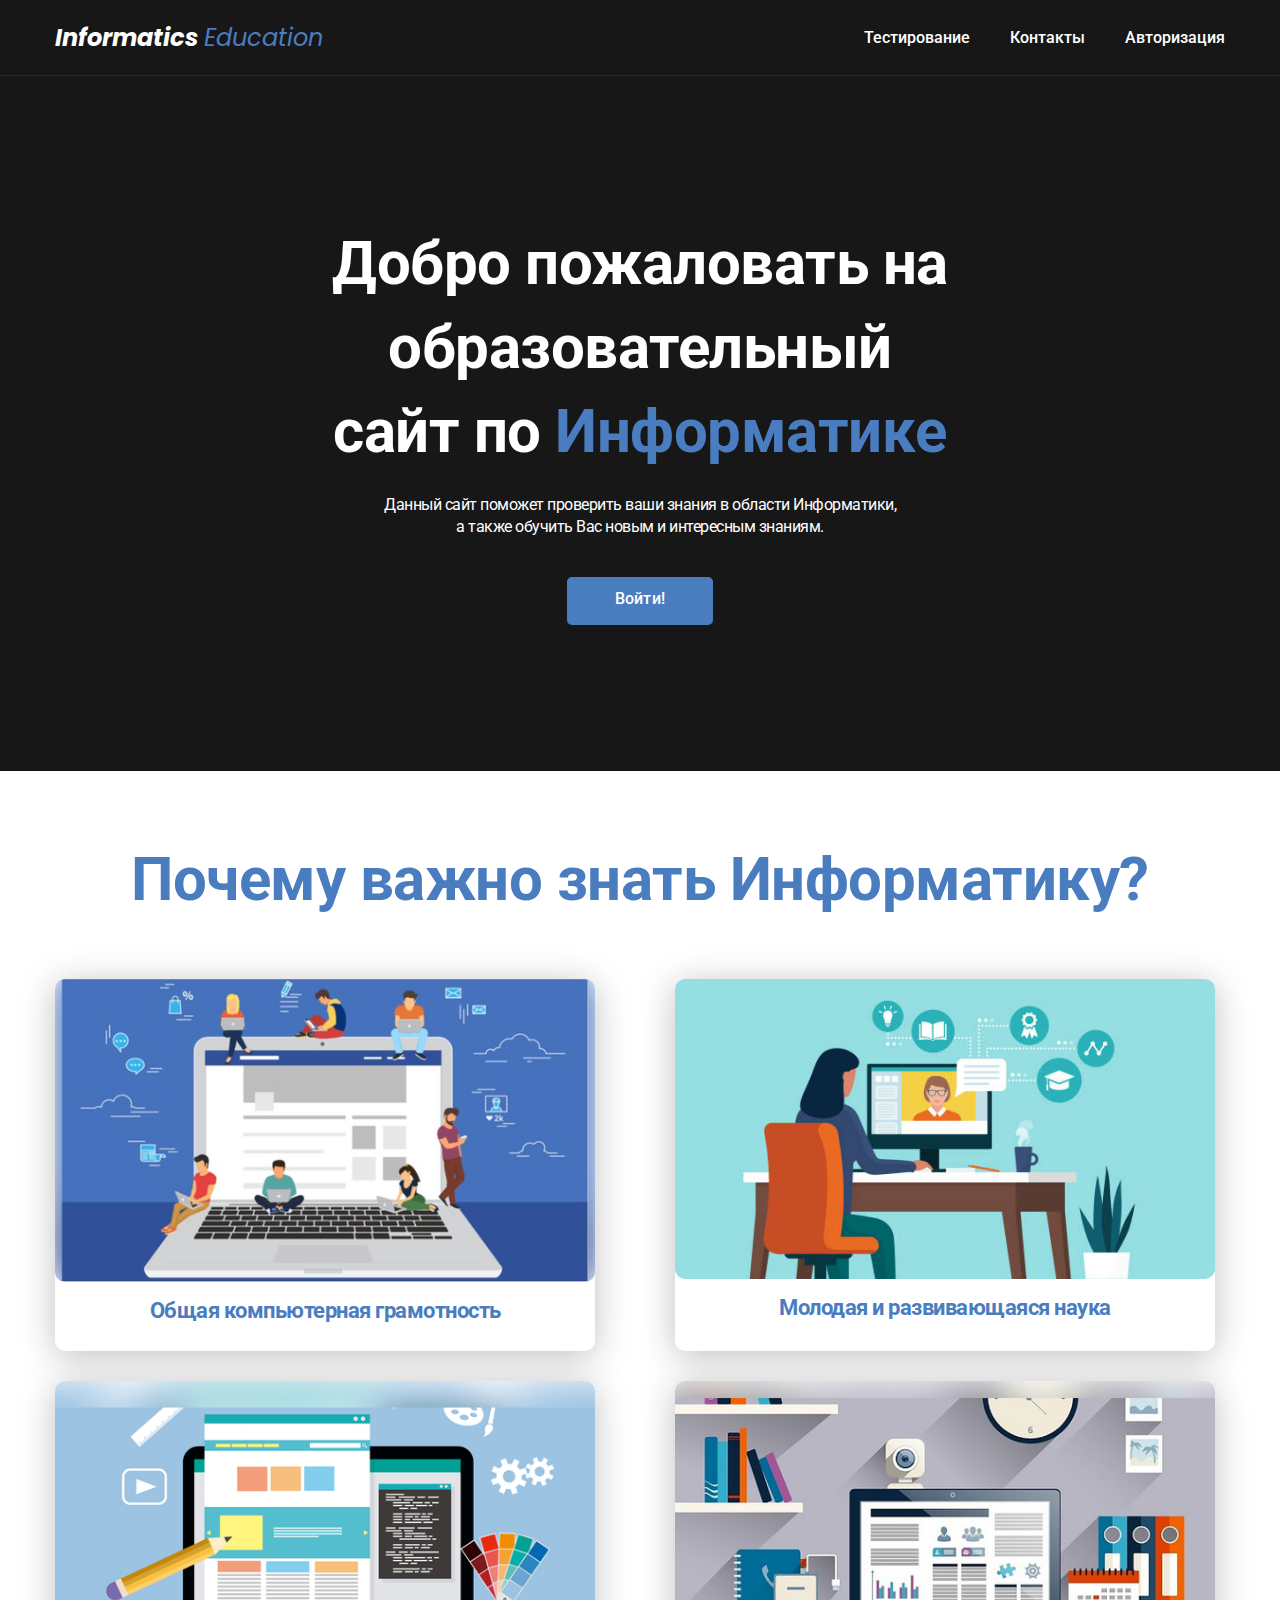
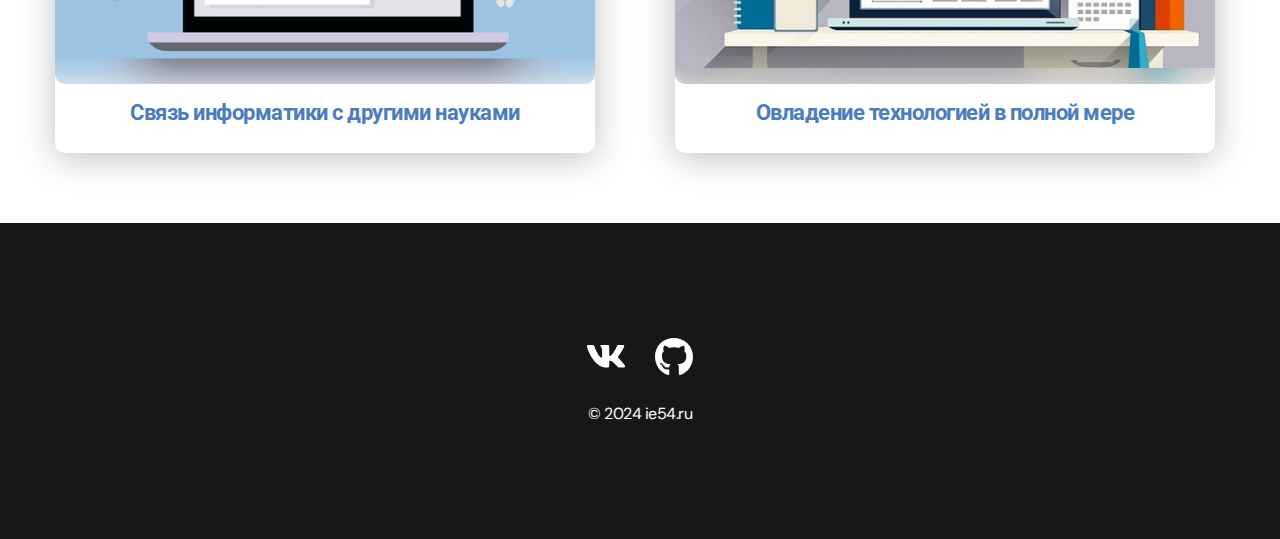
<file: index.html>
<!DOCTYPE html>
<html lang="ru">
<head>
    <meta charset="UTF-8">
    <meta name="viewport" content="width=device-width, initial-scale=1.0">
    <title>Главная страница</title>
    <link rel="stylesheet" href="./css/main.css">
</head>
<body>
    <nav class="nav">
        <div class="container">
            <div class="nav-row">
                <a href="./index.html" class="logo"><strong><em>Informatics</em></strong> <em>Education</em></a>
                <ul class="nav-list">
                    
                    <li class="nav-list__item"><a href="./test.php" class="nav-list__link">Тестирование</a></li>
                    <li class="nav-list__item"><a href="./contacts.html" class="nav-list__link">Контакты</a></li>
                    <li class="nav-list__item"><a href="./login.php" class="nav-list__link">Авторизация</a></li>
                    
                </ul>
            </div>   
        </div>
        
    </nav>

    <header class="header">
             <div class="header__wrapper">
                 <h1 class="header__title">
                    <strong>Добро пожаловать на образовательный сайт по <em>Информатике</em></strong>

                </h1>
                <div class="header__text">
                        <p>Данный сайт поможет проверить ваши знания в области Информатики,<br>
                        а также обучить Вас новым и интересным знаниям.</p> 
                </div>
                <a href="./login.php" class="btn">Войти!</a>
        </div>

    </header>

    <main class="section">
        <div class="container">
            <h2 class="title1">Почему важно знать Информатику?</h2>
            <ul class="projects">
                <li class="project">
                    <img src="./img/facts/1.jpg" alt="Project img" class="project__img">
                    <h3 class="project__title"><span class="tooltip1" data-title="На уроках информатики школьники получают базовые знания по работе с компьютером, изучают его устройство и учатся работать с операционной системой.">Общая компьютерная грамотность</span></h3>
                </li>
                <li class="project">
                    <img src="./img/facts/2.jpg" alt="Project img" class="project__img">
                    <h3 class="project__title"> <span class="tooltip1" data-title="Информатика как наука стала развиваться в 1950-х гг. Это связано с появлением ЭВМ. За полвека информатика стала одной из основополагающих наук в современном информационном обществе.">Молодая и развивающаяся наука</span></h3>
                </li>
                <li class="project">
                    <img src="./img/facts/3.jpg" alt="Project img" class="project__img">
                    <h3 class="project__title"><span class="tooltip1" data-title="Изучение информатики требует развиваться и расширять свои знания в других областях. Предмет тесно связан с математикой, физикой и радиотехникой. Для программирования актуально знание английского языка. ">Связь информатики с другими науками</span></h3>
                </li>
                <li class="project">
                    <img src="./img/facts/4.jpg" alt="Project img" class="project__img">
                    <h3 class="project__title"><span class="tooltip1" data-title="Изучение информатики открывает новые возможности: создавать и управлять роботами; перекладывать на компьютер решение сложных задач, превратить идеи в реальность.">Овладение технологией в полной мере</span></h3>
                </li>
            </ul>
        </div>
    </main>

    <footer class="footer">
        <div class="container">
            <div class="footer_wrapper">
                <ul class="social">
                    <li class="social__item"><a href="#!"><img src="./img/icons/vk.svg" alt="Link"></a></li>  
                    <li class="social__item"><a href="#!"><img src="./img/icons/gitHub.svg" alt="Link"></a></li>   
                </ul>
                <div class="copyright">
                    <p>© 2024 ie54.ru</p>
                </div>
            </div> 
        </div>
    </footer>

</body>
</html>
</file>
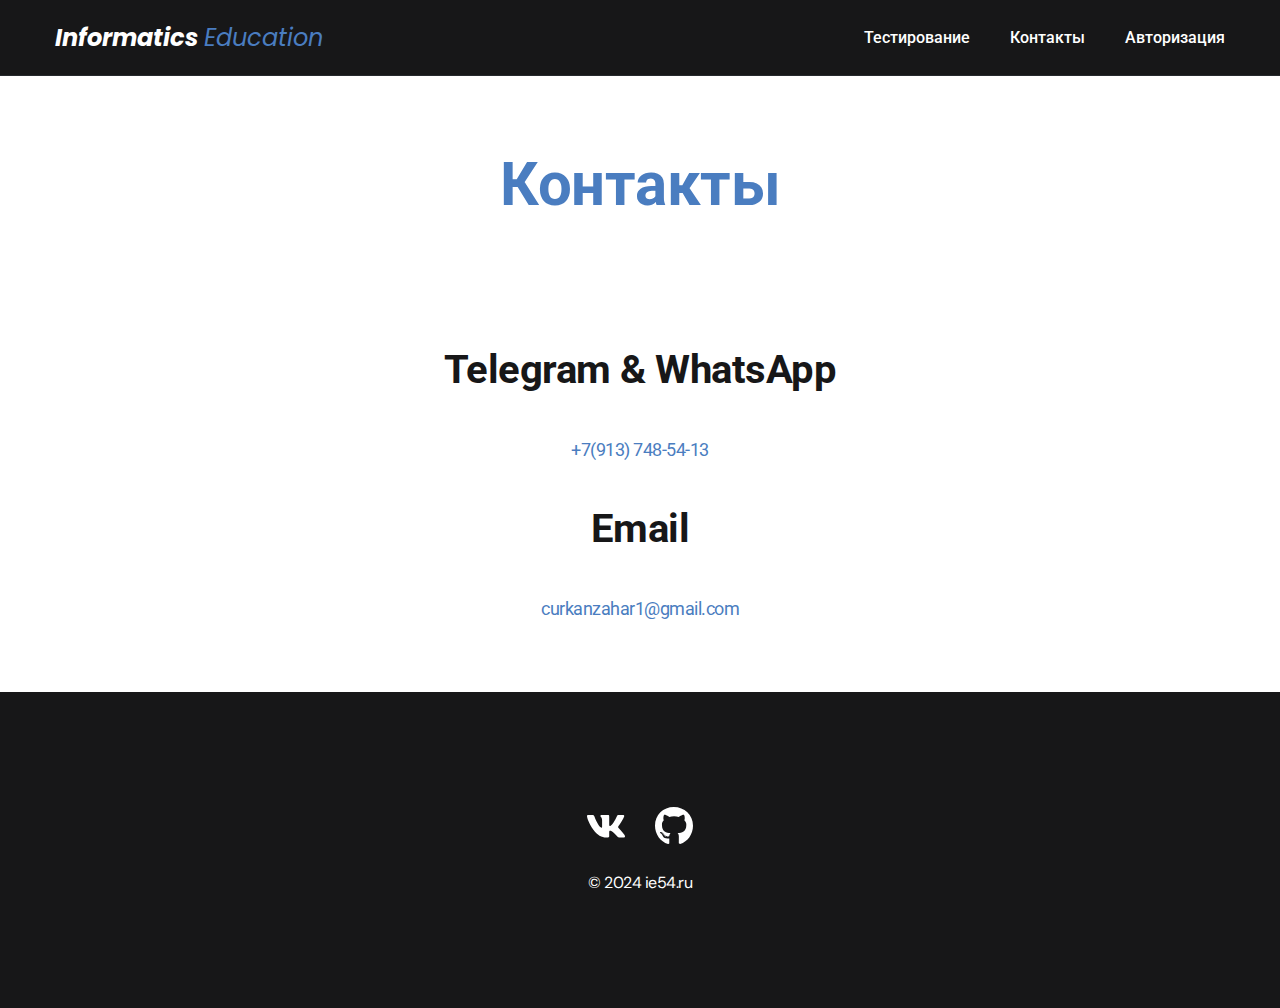
<file: contacts.html>
<!DOCTYPE html>
<html lang="ru">
<head>
    <meta charset="UTF-8">
    <meta name="viewport" content="width=device-width, initial-scale=1.0">
    <title>Лекции</title>
    <link rel="stylesheet" href="./css/main.css">
</head>
<body>
    <nav class="nav">
        <div class="container">
            <div class="nav-row">
                <a href="./index.html" class="logo"><strong><em>Informatics</em></strong> <em>Education</em></a>
                <ul class="nav-list">
                    <li class="nav-list__item"><a href="./login.php" class="nav-list__link">Тестирование</a></li>
                    <li class="nav-list__item"><a href="./contacts.html" class="nav-list__link">Контакты</a></li>
                    <li class="nav-list__item"><a href="./login.php" class="nav-list__link">Авторизация</a></li>
                </ul>
            </div>   
        </div>
    </nav>

    <main class="section">
        <div class="container">
            <h1 class="title-1">Контакты</h1>

            <ul class="content-list">
                <li class="content-list__item">
                    <h2 class="title-2">Telegram & WhatsApp</h2>
                    <p><a href="tel:+79137485413">+7(913) 748-54-13</a></p>
                </li>
                <li class="content-list__item">
                    <h2 class="title-2">Email</h2>
                    <p><a href="mailto:curkanzahar1@gmail.com">curkanzahar1@gmail.com</a></p>
                </li>
            </ul>
        </div>
    </main>

    <footer class="footer">
        <div class="container">
            <div class="footer_wrapper">
                <ul class="social">
                    <li class="social__item"><a href="#!"><img src="./img/icons/vk.svg" alt="Link"></a></li>  
                    <li class="social__item"><a href="#!"><img src="./img/icons/gitHub.svg" alt="Link"></a></li>   
                </ul>
                <div class="copyright">
                    <p>© 2024 ie54.ru</p>
                </div>
            </div> 
        </div>
    </footer>

</body>
</html>
</file>
<file: css/main.css>
@import"./reset.css";
@import url('https://fonts.googleapis.com/css2?family=Roboto:ital,wght@0,400;0,500;0,700;&family=DM+Sans:wght@400;500;700;&family=Poppins:wght@400;500;700&display=swap');


:root{
    --black: #171718;
    --black-border: #26292D;
    --white: #fff;
    --purple: #4a7dc0;

    ---text-color: var(--black);
    --dark-bg: var(--black);
    --dark-border: var(--black-border);
    --header-text: var(--white);
    --accent: var(--purple);
}

html, body {
    font-family: 'DM Sans', sans-serif;
    font-family: 'Roboto', sans-serif;
    letter-spacing: -0.5px;
    color: var(---text-color);
}

.container {
    margin: 0 auto;
    padding:  0 15px;
    max-width: 1200px;
}

.none {
    display: none !important;
}


/* Navigation */

.nav {
    padding: 20px 0;
    border-bottom: 1px solid var(--dark-border);
    background-color: var(--dark-bg);
    color: var(--header-text);
    letter-spacing: normal;

}

.nav-row {
    display: flex;
    justify-content: space-between;
    align-items: center;
    column-gap: 30px;
    row-gap: 20px;
    flex-wrap: wrap;
}
.logo strong {
    color: var(--white);
    font-weight: 700;
    
}

.logo {
    color: var(--accent);
    font-size: 24px;
    font-family: 'Poppins', sans-serif;
    transition: opacity 0.2s ease-in;
}

.logo:hover {
    opacity: 0.8;
}

.nav-list {
    display: flex;
    align-items: center;
    column-gap: 40px;
    font-size: 16px;
    font-weight: 500;
    font-family: 'Poppins', sans-serif;
    font-family: 'Roboto', sans-serif;
}

.nav-list__link {
    color: var(--header-text);
    transition: opacity 0.2s ease-in;
}

.nav-list__link:hover {
    opacity: 0.8;
    color: var(--accent);
}
.nav-list__link--active {
    position: relative;
}

nav-list__link--active::before {
    content: "";

    position: absolute;
    left: 0;
    top: 100%;

    display: block;
    height: 2px;
    width: 100%;
    background-color: var(--accent);
}


/*Header*/

.header {
    padding: 40px 0;
    min-height: 695px;

    display: flex;
    justify-content: center;
    align-items: center;

    background-color: var(--dark-bg);
    color: var(--header-text);
    text-align: center;
    
}

.header__wrapper {
    padding: 0 15px;
    max-width: 660px;
}

.header__title {
    margin-bottom: 20px;
    font-size: 40;
    font-weight: 700;
    line-height: 1.4;
    font-family: 'Roboto', sans-serif;
}

.header__title strong {
    font-size: 60px;
    font-weight: 700;
}

.header__title em {
    font-style: normal;
    color: var(--accent);
}

.header__text {
    margin-bottom: 40px;
    font-size: 18x;
    line-height: 1.333;
    font-family: 'Roboto', sans-serif;
}

.header__text p + p {
   margin-top: 1em;
}

/* Button */

.btn {
    display: inline-block;
    height: 48px;
    padding: 12px 48px;
    border-radius: 5px;
    background-color: var(--accent);
    color: var(--white);
    font-family: 'Roboto', sans-serif;
    letter-spacing: 0.15px;
    font-size: 16px;
    font-weight: 500;
    transition: opacity 0.2s ease-in;
}

.btn:hover {
    opacity: 0.7;
}

.btn:active {
    position: relative;
    top: 2px;
}

/* General */

.section {
     padding: 70px 0;
}

.title1 {
    margin-bottom: 60px;
    font-size: 60px;
    font-weight: 700;
    line-height: 1.3;
    color: var(--accent);
    text-align: center;
}

/* Facts */

.projects {
    display: flex;
    flex-wrap: wrap;
    column-gap: 80px;
    row-gap: 30px;
}

.project {
    max-width: 540px;
    background-color: var(--white);
    box-shadow: 0px 5px 35px rgba(0, 0, 0, 0.25);
    border-radius: 10px;
}

.project__img {
    border-radius: 10px;
}

.project__title {
    padding: 15px 20px 25px;
    font-weight: 700;
    font-family: 'Roboto', sans-serif;
    font-size: 22px;
    line-height: 1.3;
    text-align: center;
}

/* Tooltip */

.tooltip1 {
    color: var(--accent);
    position: relative;
    cursor: pointer;
}

.tooltip1::before {
    display: block;
    position: absolute;
    bottom: 30px;
    left: 50%;
    margin-left: -150px;
    margin-bottom: 15px;
    padding: 10px;
    width: 300px;
    font-size: 20px;
    color: var(--black);
    text-align: center;
    background-color: rgba(255, 255, 255, 0.95);
    content: attr(data-title);
    border-radius: 5px;
    visibility: hidden;
    opacity: 0;
    transition: opacity 0.7s;
    
}

.tooltip1:hover:before {
    visibility: visible;
    opacity: 1;
}

/* Lectures */

.title-1 {
    margin-bottom: 120px;
    font-size: 60px;
    font-weight: 700;
    line-height: 1.3;
    color: var(--accent);
    text-align: center;
}

.title-2 {
    margin-bottom: 40px;
    font-size: 40px;
    font-weight: 700;
    line-height: 1.3;
    text-align: center;
}

.content-list {
    margin: 0 auto;
    max-width: 570px;
    display: flex;
    flex-direction: column;
    align-items: center;
    row-gap: 40px;
    text-align: center;

}

.content-list a {
    color: var(--accent);
}

.content-list__item {
    font-size: 18px;
    line-height: 1.5;

}

/* Footer */

.footer {
    padding: 115px 0 115px;
    background-color: var(--dark-bg);
    color: var(--header-text);
    
}

.footer_wrapper{
    display: flex;
    flex-direction: column;
    align-items: center;
    row-gap: 27px;
}

.social {
    display: flex;
    column-gap: 30px;
    align-items: center;
}

.copyright {
    font-size: 16px;
    font-family: 'DM Sans', sans-serif;
}

.copyright p + p {
    margin-top: 0.5em;
}
</file>
